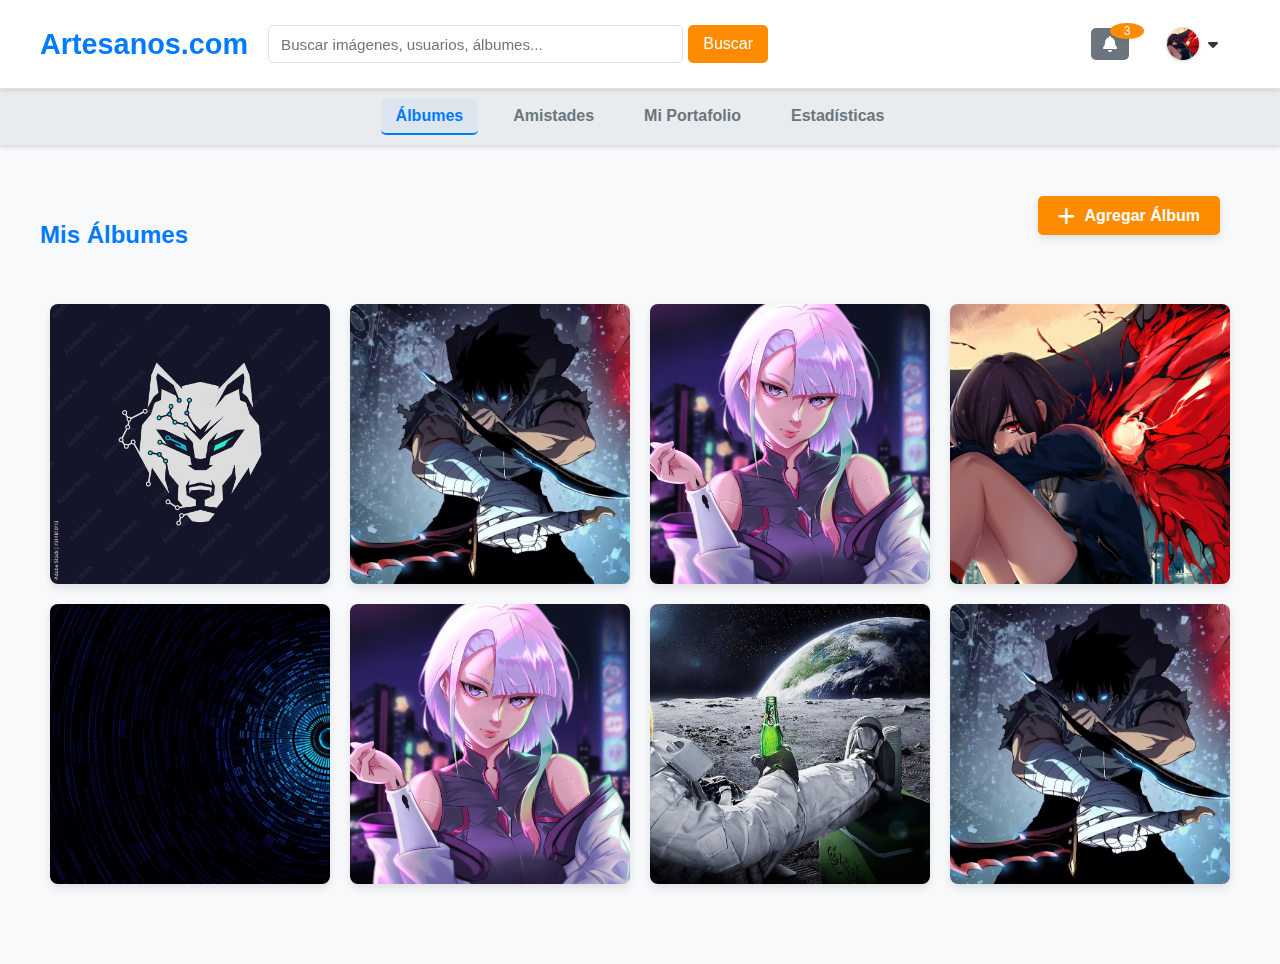
<file: index-prinsipal.html>
<!DOCTYPE html>
<html lang="es">

<head>
    <meta charset="UTF-8">
    <meta name="viewport" content="width=device-width, initial-scale=1.0">
    <title>Artesanos.com - Descubre obras de arte</title>

    <link rel="stylesheet" href="https://cdnjs.cloudflare.com/ajax/libs/font-awesome/6.0.0-beta3/css/all.min.css">
    <link rel="shortcut icon" href="img/icon/favicon.png" type="image/x-icon">
    <link rel="stylesheet" href="css/prueba.css">

</head>

<body>
    <header class="main-header">
        <div class="container header-content">
            <h1 class="logo"><a href="#">Artesanos.com</a></h1>
            <div class="search-bar">
                <input type="text" id="searchInput" placeholder="Buscar imágenes, usuarios, álbumes...">
                <button id="searchButton">Buscar</button>
            </div>
            <nav class="main-nav">
                <div class="notification-icon-container">
                    <button id="notificationButton" class="btn btn-secondary notification-button">
                        <i class="fas fa-bell"></i>
                        <span id="notificationCount" class="notification-count">0</span>
                    </button>
                    <div id="notificationDropdown" class="dropdown-menu notification-dropdown">
                        <div class="dropdown-header">Notificaciones</div>
                        <div class="notification-list" id="notificationList"></div>
                        <div class="dropdown-footer">
                            <a href="#" id="viewAllNotifications">Ver todas las notificaciones</a>
                        </div>
                    </div>
                </div>

                <!--     <div class="user-profile-dropdown-container">
                    <button id="userProfileButton" class="btn btn-secondary user-profile-button">
                        Perfil <i class="fas fa-caret-down"></i>
                    </button>
                    <div id="userProfileDropdown" class="dropdown-menu user-profile-dropdown">
                        <a href="#" class="dropdown-item" id="viewProfileLink">Editar Perfil</a>
                        <button class="dropdown-item" id="themeToggleDropdown">Modo Oscuro</button>
                        <button class="dropdown-item" id="logoutButton">Cerrar Sesión</button>
                    </div>
                </div> -->
                <div class="user-profile-dropdown-container">
                    <button id="userProfileButton" class="btn btn-secondary user-profile-button">
                        <img src="img/icon/perfil.jpg" alt="Foto de perfil" class="profile-avatar">
                        <i class="fas fa-caret-down"></i>
                    </button>
                    <div id="userProfileDropdown" class="dropdown-menu user-profile-dropdown">
                        <a href="#" class="dropdown-item" id="viewProfileLink">Editar Perfil</a>
                        <button class="dropdown-item" id="themeToggleDropdown">Modo Oscuro</button>
                        <button class="dropdown-item" id="logoutButton">Cerrar Sesión</button>
                    </div>
                </div>
            </nav>
        </div>
    </header>

    <nav class="sub-menu">
        <div class="container sub-menu-content">
            <button class="sub-menu-btn active" data-section="albums">Álbumes</button>
            <button class="sub-menu-btn" data-section="friends">Amistades</button>
            <button class="sub-menu-btn" data-section="portfolio">Mi Portafolio</button>
            <button class="sub-menu-btn" data-section="stats">Estadísticas</button>
        </div>
    </nav>

    <main class="container main-content">
        <section id="albumsSection" class="content-section active">
            <h2 class="section-title">Mis Álbumes</h2>
            <button id="addAlbumButton" class="add-album-button">
                <i class="fas fa-plus"></i> Agregar Álbum
            </button>
            <div class="albums-grid" id="albumsGrid">
            </div>
        </section>

        <section id="friendsSection" class="content-section">
            <h2>Mis Amistades</h2>
            <p>Aquí se mostrarán tus amigos.</p>

            <div class="contenedor-imagen">
                <div class="carpeta-imagen"></div>
            </div>
        </section>

        <section id="portfolioSection" class="content-section">
            <h2>Mi Portafolio</h2>
            <div class="portfolios-grid">
            </div>
        </section>

        <section id="statsSection" class="content-section">
            <h2>Estadísticas</h2>
            <p>Aquí se mostrarán tus estadísticas y logros.</p>
        </section>
    </main>



    <div id="ModalGaleria" class="modal">
        <div class="modal-content">
            <span class="close-button" id="closeModal">&times;</span>
            <h3 id="modalTitulo">Título del Portafolio</h3>
           

            <div class="carousel-container">
                <div id="modalGallery" class="modal-gallery carousel-track">
                </div>
                <button class="carousel-button prev" id="carouselPrevBtn">&#10094;</button>
                <button class="carousel-button next" id="carouselNextBtn">&#10095;</button>
            </div>

            <div class="carousel-dots-container" id="carouselDots">
            </div>
        </div>
    </div>

    <aside id="loginPanel" class="login-panel">
        <div class="login-panel-content">
        </div>
    </aside>

    <script type="module" src="js/main.js"></script>
</body>

</html>
</file>
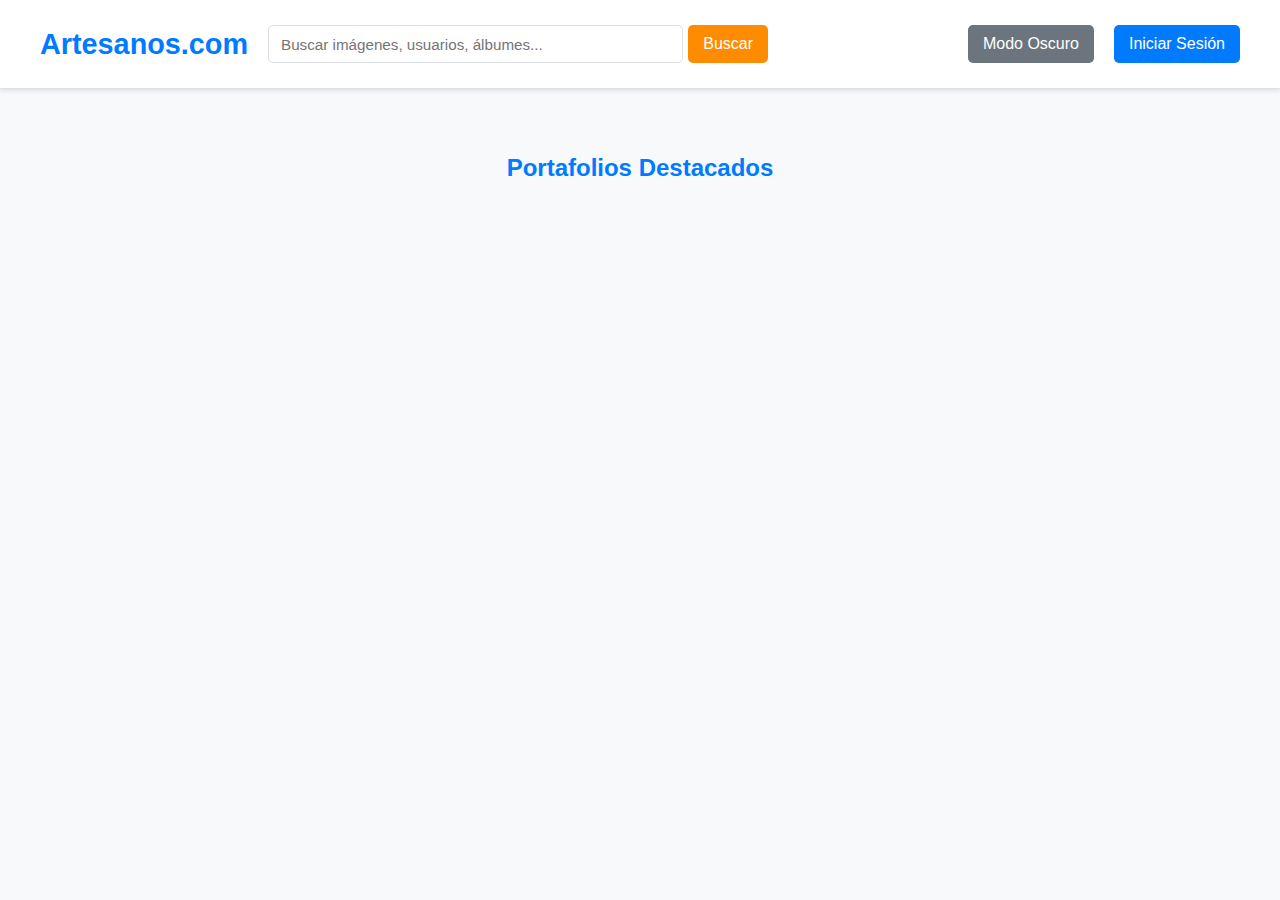
<file: index-publico.html>
<!DOCTYPE html>
<html lang="es">

<head>
    <meta charset="UTF-8">
    <meta name="viewport" content="width=device-width, initial-scale=1.0">
    <title>Artesanos.com - Descubre obras de arte</title>
    <link rel="stylesheet" href="css/style.css">

    <link rel="shortcut icon" href="img/icon/favicon.png" type="image/x-icon">
</head>

<body>
    <header class="main-header">
        <div class="container header-content">
            <h1 class="logo"><a href="#">Artesanos.com</a></h1>
            <div class="search-bar">
                <input type="text" id="searchInput" placeholder="Buscar imágenes, usuarios, álbumes...">
                <button id="searchButton">Buscar</button>
            </div>
            <nav class="main-nav">
                <button id="themeToggleButton" class="btn btn-secondary">


                    Modo Oscuro
                </button>
                <button class="btn btn-primary" id="loginButton">Iniciar Sesión</button>
                <div id="loggedInUserDisplay" class="logged-in-display" style="display: none;">
                    Bienvenido, <span id="usernameDisplay"></span>
                    <button class="btn btn-secondary" id="logoutButton">Cerrar Sesión</button>
                </div>
            </nav>
        </div>
    </header>

    <main class="container main-content">
        <h2>Portafolios Destacados</h2>
        <section id="portfolios-grid" class="portfolios-grid">
        </section>
    </main>

    <div id="portfolioModal" class="modal">
        <div class="modal-content">
            <span class="close-button" id="closePortfolioModalButton">&times;</span>
            <h3 id="modalPortfolioTitle">Título del Portafolio</h3>
            <p id="modalPortfolioArtist">De: Nombre del Artista</p>

            <div class="carousel-container">
                <div id="modalGallery" class="modal-gallery carousel-track">
                </div>
                <button class="carousel-button prev" id="carouselPrevBtn">&#10094;</button>
                <button class="carousel-button next" id="carouselNextBtn">&#10095;</button>
            </div>

            <div class="carousel-dots-container" id="carouselDots">
            </div>
        </div>
    </div>

    <aside id="loginPanel" class="login-panel">
        <div class="login-panel-content">
            <span class="close-button" id="closeLoginPanelButton">&times;</span>
            <div id="loginCarousel" class="login-image-container">
                <!-- <img src="img/login/1.jpg" alt="Obra de arte inspiradora" id="loginArtImage"> -->
            </div>
            <div class="login-form-container">
                <h2>Iniciar Sesión</h2>
                <form id="loginForm" class="login-form">
                    <div class="form-group">
                        <label for="username">Usuario:</label>
                        <input type="text" id="username" name="username" required>
                    </div>
                    <div class="form-group">
                        <label for="password">Contraseña:</label>
                        <input type="password" id="password" name="password" required>
                    </div>
                    <button type="submit" class="btn btn-primary">Entrar</button>
                    <p id="loginMessage" class="login-message"></p>
                </form>
                <p class="register-text">¿No tienes cuenta? <a href="#">Regístrate</a></p>
            </div>
        </div>
    </aside>


</body>
<script type="module" src="js/main.js"></script>

</html>
</file>
<file: css/prueba.css>
/* public/css/style.css */

        /* Paleta por defecto (Clara): Moderna y Contrastada (sin cambios) */
        :root {
            --primary-color: #007BFF;
            /* Azul Brillante - Títulos, botones principales */
            --secondary-color: #6C757D;
            /* Gris Medio - Texto secundario, bordes */
            --accent-color: #FF8C00;
            /* Naranja Oscuro (Dorado) - Botones de acción, highlights */
            --text-color: #343A40;
            /* Gris Oscuro Profundo - Texto principal */
            --bg-color-light: #F8F9FA;
            /* Blanco muy claro - Fondo principal */
            --bg-color-dark: #E9ECEF;
            /* Gris muy claro - Fondos de secciones, tarjetas */
            --border-color: #DEE2E6;
            /* Gris muy claro - Bordes sutiles */
            --white: #FFFFFF;
            /* Blanco puro */
            --shadow-color: rgba(0, 0, 0, 0.1);
            /* Sombra estándar */
            --trasparente: rgba(156, 156, 156, 0);
        }

        /* Modo Oscuro: Paleta de Alto Contraste (sin cambios) */
        body.dark-mode {
            --primary-color: #61DAFB;
            /* Azul Cian Claro - Títulos, botones principales */
            --secondary-color: #B0B0B0;
            /* Gris Claro - Texto secundario, bordes */
            --accent-color: #FFD700;
            /* Oro - Botones de acción, highlights */
            --text-color: #E0E0E0;
            /* Gris casi blanco - Texto principal */
            --bg-color-light: #1A1A1A;
            /* Negro muy oscuro - Fondo principal */
            --bg-color-dark: #2A2A2A;
            /* Gris oscuro - Fondos de secciones, tarjetas, modal */
            --border-color: #444444;
            /* Gris oscuro - Bordes */
            --white: #1A1A1A;
            --white2:#FFFFFF;
            /* Usamos el color de fondo para elementos que eran blancos */
            --shadow-color: rgba(0, 255, 255, 0.05);
            /* Sombra sutil y fría */
        }

        /* Ajustes de Hover para la Paleta Clara (sin cambios) */
        .btn-primary:hover,
        .portfolio-card .view-portfolio:hover {
            background-color: #0056b3;
            /* Un tono más oscuro del primary-color */
        }

        .search-bar button:hover {
            background-color: #CC7000;
            /* Un tono más oscuro del accent-color */
        }

        /* Ajustes de Hover para la Paleta Oscura (sin cambios) */
        body.dark-mode .btn-primary:hover,
        body.dark-mode .portfolio-card .view-portfolio:hover {
            background-color: #21A1F1;
            /* Un azul más vibrante para hover en oscuro */
        }

        body.dark-mode .search-bar button:hover {
            background-color: #CCA300;
            /* Un tono más oscuro del accent-color oscuro */
        }

        body.dark-mode .carousel-button:hover {
            background-color: rgba(255, 255, 255, 0.3);
            /* Botones de carrusel más claros en hover oscuro */
        }

        /* Base (sin cambios significativos, solo overflow-x: hidden si no estaba) */
        body {
            font-family: 'Arial', sans-serif;
            margin: 0;
            padding: 0;
            background-color: var(--bg-color-light);
            color: var(--text-color);
            line-height: 1.6;
            transition: background-color 0.3s ease, color 0.3s ease;
            overflow-x: hidden;
            /* Evita el scroll horizontal innecesario */
        }

        .container {
            max-width: 1200px;
            margin: 0 auto;
            padding: 0 20px;
        }

        a {
            color: var(--primary-color);
            text-decoration: none;
        }

        a:hover {
            text-decoration: underline;
        }

        button {
            cursor: pointer;
            border: none;
            padding: 10px 15px;
            border-radius: 5px;
            font-size: 1rem;
            transition: background-color 0.3s ease, color 0.3s ease;
        }

        .btn-primary {
            background-color: var(--primary-color);
            color: var(--white);
        }

        .btn-secondary {
            background-color: var(--secondary-color);
            color: var(--white);
            margin-right: 10px;
        }

        .btn-secondary:hover {
            background-color: #808080;
        }

        /* Header (sin cambios significativos) */
        .main-header {
            background-color: var(--white);
            border-bottom: 1px solid var(--border-color);
            padding: 15px 0;
            box-shadow: var(--shadow-color) 0px 2px 4px;
            position: sticky;
            top: 0;
            z-index: 1000;
            transition: background-color 0.3s ease, border-color 0.3s ease, box-shadow 0.3s ease;
        }

        .header-content {
            display: flex;
            justify-content: space-between;
            align-items: center;
            flex-wrap: wrap;
        }

        .logo {
            margin: 0;
            font-size: 1.8rem;
            font-weight: bold;
        }

        .logo a {
            color: var(--primary-color);
            text-decoration: none;
        }

        .search-bar {
            display: flex;
            gap: 5px;
            flex-grow: 1;
            margin: 10px 20px;
            max-width: 500px;
        }

        .search-bar input[type="text"] {
            flex-grow: 1;
            padding: 8px 12px;
            border: 1px solid var(--border-color);
            border-radius: 5px;
            font-size: 0.95rem;
            background-color: var(--white);
            color: var(--text-color);
            transition: background-color 0.3s ease, border-color 0.3s ease, color 0.3s ease;
        }

        .search-bar button {
            background-color: var(--accent-color);
            color: var(--white);
        }

        .main-nav {
            margin-left: auto;
            display: flex;
            align-items: center;
            gap: 10px;
        }

        /* Estilos para el display de usuario logeado (sin cambios) */
        .logged-in-display {
            display: flex;
            align-items: center;
            gap: 10px;
            color: var(--text-color);
            font-weight: bold;
        }

        /* Main Content (sin cambios) */
        .main-content {
            padding: 40px 20px;
        }

        .main-content h2 {
            text-align: center;
            margin-bottom: 30px;
            color: var(--primary-color);
        }

        .portfolios-grid {
            display: grid;
            grid-template-columns: repeat(auto-fill, minmax(280px, 1fr));
            gap: 30px;
            justify-content: center;
        }

        .portfolio-card {
            background-color: var(--white);
            border: 1px solid var(--border-color);
            border-radius: 8px;
            overflow: hidden;
            box-shadow: var(--shadow-color) 0px 3px 6px;
            transition: transform 0.2s ease, box-shadow 0.2s ease, background-color 0.3s ease, border-color 0.3s ease;
            display: flex;
            flex-direction: column;
            align-items: center;
            text-align: center;
            padding-bottom: 15px;
        }

        .portfolio-card:hover {
            transform: translateY(-5px);
            box-shadow: var(--shadow-color) 0px 5px 10px;
        }

        .portfolio-card img.portfolio-thumbnail {
            width: 100%;
            height: 200px;
            object-fit: cover;
            display: block;
            margin-bottom: 15px;
        }

        .portfolio-card h3 {
            font-size: 1.3rem;
            color: var(--text-color);
            margin: 0 0 5px 0;
            padding: 0 15px;
        }

        .portfolio-card p {
            font-size: 0.95rem;
            color: var(--secondary-color);
            margin: 0 0 15px 0;
            padding: 0 15px;
        }

        .portfolio-card .view-portfolio {
            background-color: var(--primary-color);
            color: var(--white);
            padding: 8px 15px;
            border-radius: 5px;
            text-decoration: none;
            font-size: 0.9rem;
            cursor: pointer;
            transition: background-color 0.3s ease;
        }

        /* Modal Styling (Galería, sin cambios significativos) */
        .modal {
            display: none;
            position: fixed;
            z-index: 1001;
            left: 0;
            top: 0;
            width: 100%;
            height: 100%;
            background-color: #252728e8;
            justify-content: center;
            align-items: center;
            overflow: hidden;
        }

        .modal-content {
            background-color: var(--white);
            margin: 15% auto;
            padding: 25px;
            border-radius: 10px;
            width: 90%;
            max-width: 900px;
            box-shadow: rgba(0, 0, 0, 0.4) 0px 12px 28px 0px, rgba(0, 0, 0, 0.2) 0px 2px 4px 0px, rgba(255, 255, 255, 0.05) 0px 0px 0px 1px inset;
            position: relative;
            transition: background-color 0.3s ease, box-shadow 0.3s ease;
        }

        .close-button {
            color: var(--secondary-color);
            float: right;
            font-size: 35px;
            font-weight: bold;
            position: absolute;
            top: 10px;
            right: 20px;
            cursor: pointer;
            transition: color 0.3s ease;
        }

        .close-button:hover,
        .close-button:focus {
            color: var(--primary-color);
            text-decoration: none;
            cursor: pointer;
        }

        #modalPortfolioTitle {
            font-size: 2rem;
            color: var(--primary-color);
            margin-bottom: 5px;
            text-align: center;
        }

        #modalPortfolioArtist {
            font-size: 1.1rem;
            color: var(--secondary-color);
            margin-bottom: 20px;
            text-align: center;
        }

        .carousel-container {
            position: relative;
            max-width: 100%;
            margin: 0 auto;
            overflow: hidden;
            border-radius: 8px;
            /* box-shadow: var(--shadow-color) 0px 4px 8px; */
        }

        .carousel-track {
            display: flex;
            transition: transform 0.5s ease-in-out;
            width: 100%;
            height: 400px;

        }

        .carousel-track img {
            min-width: 100%;
            height: 100%;
            object-fit: contain;
            display: block;
        }

        .carousel-button {
            position: absolute;
            top: 50%;
            transform: translateY(-50%);
            background-color: rgba(0, 0, 0, 0.5);
            color: var(--text-color);
            border: none;
            padding: 10px 15px;
            font-size: 1.5rem;
            cursor: pointer;
            border-radius: 50%;
            z-index: 10;
            transition: background-color 0.3s ease, color 0.3s ease;
        }

        .carousel-button.prev {
            left: 10px;
        }

        .carousel-button.next {
            right: 10px;
        }

        .carousel-dots-container {
            text-align: center;
            padding: 15px 0 0;
        }

        .dot {
            height: 10px;
            width: 10px;
            margin: 0 5px;
            background-color: var(--secondary-color);
            border-radius: 50%;
            display: inline-block;
            transition: background-color 0.3s ease;
            cursor: pointer;
        }

        .dot.active {
            background-color: var(--primary-color);
        }

        /* --- Nuevo estilo para el panel lateral de Login --- */
        /* public/css/style.css */

        /* ... (mantener tus estilos existentes) ... */

        /* MODIFICACIÓN: Estilo para el panel de Login como un Modal (asegúrate de que esté así) */
        .login-panel {
            position: fixed;
            z-index: 1002;
            left: 0;
            top: 0;
            width: 100%;
            height: 100%;
            background-color: #252728e8;
            justify-content: center;
            align-items: center;
            overflow: hidden;

            opacity: 0;
            visibility: hidden;
            transition: opacity 0.3s ease, visibility 0.3s ease;
            display: flex;
        }

        .login-panel.active {
            opacity: 1;
            visibility: visible;
        }

        .login-panel-content {
            background-color: var(--white);
            margin: auto;
            padding: 0;
            border-radius: 10px;
            width: 90%;
            max-width: 995px;
            max-height: 90vh;
            box-shadow: rgba(0, 0, 0, 0.4) 0px 12px 28px 0px, rgba(0, 0, 0, 0.2) 0px 2px 4px 0px, rgba(255, 255, 255, 0.05) 0px 0px 0px 1px inset;
            position: relative;
            display: flex;
            flex-direction: row;
            /* Importante para las dos columnas */
            overflow: hidden;
        }

        /* El close-button ya está bien posicionado */
        .login-panel .close-button {
            /* ... tus estilos para el botón de cerrar ... */
        }

        .login-image-container {
            flex: 1;
            display: flex;
            /* Ahora un flex container para las imágenes */
            justify-content: center;
            /* Centrar horizontalmente */
            align-items: center;
            /* Centrar verticalmente */
            background-color: var(--bg-color-dark);
            padding: 20px;
            position: relative;
            /* Necesario para posicionar las imágenes absolutamente */
            overflow: hidden;
        }



        .login-image-container img.active-slide {
            opacity: 1;
            /* Mostrar la imagen activa */
        }

        .login-form-container {
            flex: 1.2;
            padding: 30px;
            display: flex;
            flex-direction: column;
            justify-content: center;
            background-color: var(--white);
        }

        /* ... (Responsividad para el panel de login en @media (max-width: 768px)) ... */
        @media (max-width: 768px) {
            .login-panel-content {
                flex-direction: column;
                /* Apila imagen y formulario en móviles */
                width: 95%;
                max-height: 95vh;
                overflow-y: auto;
            }

            .login-image-container {
                height: 180px;
                /* Altura fija para la imagen en móviles */
                padding: 10px;
            }

            .login-form-container {
                padding: 20px;
            }
        }



        .login-image-container {
            flex: 1;
            display: flex;
            /* Ahora un flex container para las imágenes */
            justify-content: center;
            /* Centrar horizontalmente */
            align-items: center;
            /* Centrar verticalmente */
            background-color: var(--bg-color-dark);
            padding: 20px;
            position: relative;
            /* Necesario para posicionar las imágenes absolutamente */
            overflow: hidden;
            /* Asegura que las imágenes no se salgan del contenedor */
        }

        .login-image-container img {
            position: absolute;
            /* Para que las imágenes se superpongan */
            top: 50%;
            /* Centrado vertical */
            left: 50%;
            /* Centrado horizontal */
            transform: translate(-50%, -50%);
            /* Ajuste fino para centrado perfecto */
            max-width: 100%;
            max-height: 100%;
            object-fit: contain;
            /* Ajusta la imagen dentro del contenedor sin recortar */
            border-top-left-radius: 10px;
            border-bottom-left-radius: 10px;
            /* box-shadow: var(--shadow-color) 0px 4px 10px; */
            opacity: 0;
            /* Oculto por defecto */
            transition: opacity 1s ease-in-out;
            /* Transición para el fade */
        }

        .login-image-container img.active-slide {
            opacity: 1;
            /* Mostrar la imagen activa */
        }

        /* Responsividad para el panel de login */
        @media (max-width: 768px) {
            /* ... (mantener tu media query existente) ... */

            .login-image-container {
                height: 180px;
                /* Un poco más de altura en móviles si las imágenes son verticales */
                padding: 10px;
            }
        }




        /* #################### */

        .login-form-container {
            flex: 0.2;
            /* Ocupa un poco más de espacio que la imagen */
            padding: 25px;
            display: flex;
            flex-direction: column;
            justify-content: center;
            /* Centra verticalmente el contenido */
        }

        .login-form-container h2 {
            text-align: center;
            color: var(--primary-color);
            margin-bottom: 25px;
        }

        .login-form {
            display: flex;
            flex-direction: column;
            gap: 15px;
            /* max-width: 300px; ya controlado por flex-basis */
            margin: 0 auto;
            /* Centra el formulario dentro de su contenedor */
            text-align: left;
            width: 100%;
            /* Asegura que el formulario ocupe el 100% de su contenedor padre */
        }

        .login-form .form-group {
            display: flex;
            flex-direction: column;
        }

        .login-form label {
            margin-bottom: 5px;
            font-weight: bold;
            color: var(--text-color);
        }

        .login-form input[type="text"],
        .login-form input[type="password"] {
            padding: 10px;
            border: 1px solid var(--border-color);
            border-radius: 5px;
            font-size: 1rem;
            background-color: var(--bg-color-light);
            color: var(--text-color);
            transition: background-color 0.3s ease, border-color 0.3s ease, color 0.3s ease;
        }

        .login-form input[type="text"]:focus,
        .login-form input[type="password"]:focus {
            outline: none;
            border-color: var(--primary-color);
            box-shadow: 0 0 0 2px rgba(0, 123, 255, 0.25);
        }

        .login-form button[type="submit"] {
            align-self: flex-end;
            margin-top: 10px;
            width: auto;
            min-width: 120px;
            /* Ancho mínimo para el botón */
        }

        .login-message {
            text-align: center;
            margin-top: 15px;
            font-weight: bold;
            color: red;

            /* Error */
            /* Colores para el mensaje de éxito */
            &.success {
                color: green;
            }
        }

        .register-text {
            text-align: center;
            margin-top: 20px;
            color: var(--text-color);
            font-size: 0.95rem;
        }

        .register-text a {
            font-weight: bold;
        }


        /* --- Responsividad para el panel de login --- */
        @media (max-width: 768px) {
            .header-content {
                flex-direction: column;
                align-items: flex-start;
            }

            .logo {
                margin-bottom: 10px;
            }

            .search-bar {
                width: 100%;
                margin: 10px 0;
            }

            .main-nav {
                width: 100%;
                text-align: center;
                margin-top: 10px;
                flex-direction: column;
            }

            .main-nav button,
            .main-nav .logged-in-display {
                width: 100%;
                margin-bottom: 10px;
            }

            .main-nav .logged-in-display button {
                width: auto;
            }

            .portfolios-grid {
                grid-template-columns: 1fr;
            }

            .carousel-track {
                height: 250px;
            }

            /* Para el panel de login en móviles */
            .login-panel {
                max-width: 100%;
                /* Ocupa todo el ancho en móviles */
            }

            .login-panel-content {
                flex-direction: column;
                /* Apila imagen y formulario */
                max-width: 100%;
                /* Asegura que el contenido ocupe el ancho del panel */
            }

            .login-image-container {
                height: 150px;
                /* Altura fija para la imagen en móviles */
                padding: 10px;
            }

            .login-form-container {
                padding: 20px;
            }
        }



        .main-nav {
            display: flex;
            align-items: center;
            gap: 15px;

        }


        /* ################### */
        .user-profile-button {

            display: flex;
            align-items: center;
            gap: 8px;
            background-color: var(--trasparente);
            padding: 6px 12px;

        }

        .profile-avatar {
            width: 32px;

            height: 32px;
            border-radius: 50%;

            object-fit: cover;

            border: 1px solid var(--border-color);

            box-shadow: 0 1px 3px rgba(0, 0, 0, 0.1);
            transition: border-color 0.3s ease;
        }

        .user-profile-button:hover .profile-avatar {
            border-color: var(--primary-color);

        }


        .user-profile-button .fa-caret-down {
            margin-left: 0;

            color: var(--text-color);

        }

        /* Adaptación para Modo Oscuro */
        body.dark-mode .profile-avatar {
            border-color: var(--secondary-color);
            /* Borde claro en modo oscuro */
        }

        body.dark-mode .user-profile-button:hover .profile-avatar {
            border-color: var(--primary-color);
            /* Color primario de dark mode para el borde al pasar el mouse */
        }

        body.dark-mode .user-profile-button .fa-caret-down {
            color: var(--secondary-color);
            /* Color de la flecha en modo oscuro */
        }

        /* ############# */


        .notification-icon-container,
        .user-profile-dropdown-container {
            position: relative;
            display: inline-block;

        }


        .notification-button {
            display: flex;
            align-items: center;
            gap: 5px;
            padding: 8px 12px;

        }

        .notification-count {
            background-color: var(--accent-color);
            /* Naranja/Dorado de tu paleta */
            color: var(--white);
            /* Blanco puro */
            border-radius: 50%;
            padding: 2px 7px;
            font-size: 0.75rem;
            position: absolute;
            top: -5px;
            right: -5px;
            min-width: 20px;
            text-align: center;
            line-height: 1;
            box-shadow: var(--shadow-color) 0px 1px 3px;
            display: none;
            /* Oculto por defecto, se muestra con JS si hay notificaciones */
        }

        /* Estilos de los menús desplegables (comunes para notificaciones y perfil) */
        .dropdown-menu {
            display: none;
            /* Oculto por defecto */
            position: absolute;
            background-color: var(--bg-color-light);
            /* Fondo claro de tu paleta */
            min-width: 280px;
            /* Ancho suficiente para contenido */
            max-width: 350px;
            /* Límite para que no sea muy ancho */
            box-shadow: var(--shadow-color) 0px 8px 16px;
            z-index: 1000;
            border-radius: 8px;
            overflow: hidden;
            border: 1px solid var(--border-color);
            /* Borde sutil de tu paleta */
            top: calc(100% + 10px);
            /* Posición debajo del botón, con un poco de espacio */
            right: 0;
            /* Alineado a la derecha del botón contenedor */
            opacity: 0;
            visibility: hidden;
            transform: translateY(-10px);
            transition: opacity 0.3s ease, visibility 0.3s ease, transform 0.3s ease;
        }

        .dropdown-menu.active {
            display: block;
            opacity: 1;
            visibility: visible;
            transform: translateY(0);
        }

        /* Header del dropdown (ej. "Notificaciones") */
        .dropdown-header {
            padding: 10px 15px;
            font-weight: bold;
            border-bottom: 1px solid var(--border-color);
            color: var(--primary-color);
            /* Azul Brillante de tu paleta */
            background-color: var(--bg-color-dark);
            /* Gris muy claro de tu paleta */
        }

        .notification-list {
            max-height: 300px;
            /* Altura máxima para scroll */
            overflow-y: auto;
            /* Estilo para la barra de scroll si es necesario */
            scrollbar-width: thin;
            /* Firefox */
            scrollbar-color: var(--secondary-color) var(--bg-color-dark);
            /* Firefox */
        }

        .notification-list::-webkit-scrollbar {
            width: 8px;
        }

        .notification-list::-webkit-scrollbar-track {
            background: var(--bg-color-dark);
        }

        .notification-list::-webkit-scrollbar-thumb {
            background-color: var(--secondary-color);
            border-radius: 4px;
            border: 2px solid var(--bg-color-dark);
        }


        /* Estilo base para cada ítem de notificación */
        .notification-item {
            display: flex;
            flex-direction: column;
            padding: 10px 15px;
            border-bottom: 1px solid var(--border-color);
            color: var(--text-color);
            /* Gris Oscuro Profundo de tu paleta */
            transition: background-color 0.2s ease;
            text-decoration: none;
            /* Quitar subrayado por defecto */
        }

        .notification-item:last-child {
            border-bottom: none;
        }

        .notification-item:hover {
            background-color: var(--bg-color-dark);
            /* Gris muy claro para hover en modo claro */
        }

        .notification-item .notification-detail {
            font-size: 0.9rem;
            color: var(--text-color);
            /* Asegura que el texto principal sea visible */
            margin-bottom: 5px;
            display: flex;
            align-items: flex-start;
            /* Alinea ícono y texto al inicio */
            gap: 8px;
            /* Espacio entre el icono y el texto del detalle */
        }

        .notification-item .notification-detail i {
            font-size: 1.1em;
            color: var(--primary-color);
            /* Color primario de tu paleta para los íconos */
            flex-shrink: 0;
            /* Evita que el ícono se encoja */
        }

        .notification-item .notification-time {
            font-size: 0.8rem;
            color: var(--secondary-color);
            /* Gris Medio de tu paleta */
            text-align: right;
            width: 100%;
        }

        .notification-item.no-notifications {
            text-align: center;
            padding: 20px 15px;
            color: var(--secondary-color);
        }

        /* Estilos específicos para los 3 tipos de notificación */
        /* Asegúrate de que estos colores contrasten bien en modo claro */
        .notification-item.notification-type-friend-request .notification-detail i {
            color: #28A745;
            /* Verde para solicitudes de amistad (buen contraste) */
        }

        .notification-item.notification-type-comment .notification-detail i {
            color: #17A2B8;
            /* Azul cian para comentarios (buen contraste) */
        }

        .notification-item.notification-type-achievement .notification-detail i {
            color: #FFC107;
            /* Amarillo/Naranja para logros (buen contraste) */
        }


        /* Footer del dropdown (ej. "Ver todas las notificaciones") */
        .dropdown-footer {
            padding: 10px 15px;
            border-top: 1px solid var(--border-color);
            text-align: center;
        }

        .dropdown-footer a {
            color: var(--primary-color);
            text-decoration: none;
            font-weight: bold;
        }

        .dropdown-footer a:hover {
            text-decoration: underline;
        }

        /* Ítems del menú desplegable de perfil */
        .dropdown-item {
            display: block;
            padding: 10px 15px;
            color: var(--text-color);
            /* Gris Oscuro Profundo de tu paleta */
            background: none;
            width: 100%;
            text-align: left;
            border: none;
            border-bottom: 1px solid var(--border-color);
            cursor: pointer;
            transition: background-color 0.2s ease;
        }

        .dropdown-item:last-child {
            border-bottom: none;
        }

        .dropdown-item:hover {
            background-color: var(--bg-color-dark);
            /* Gris muy claro para hover en modo claro */
        }


        /* --- Adaptación para Modo Oscuro (solo para los nuevos elementos) --- */
        body.dark-mode .dropdown-menu {
            background-color: var(--bg-color-dark);
            /* Fondo oscuro de tu paleta */
            border-color: var(--border-color);
            /* Mantener borde o ajustar si es necesario */
            box-shadow: var(--shadow-color) 0px 8px 16px;
        }

        body.dark-mode .dropdown-header {
            background-color: var(--bg-color-light);
            /* Un tono más claro del oscuro para el encabezado */
            color: var(--primary-color);
            /* Azul de tu paleta (el que usas para dark mode) */
            border-color: var(--border-color);
        }

        body.dark-mode .notification-list::-webkit-scrollbar-track {
            background: var(--bg-color-light);
        }

        body.dark-mode .notification-list::-webkit-scrollbar-thumb {
            background-color: var(--secondary-color);
            border: 2px solid var(--bg-color-light);
        }

        body.dark-mode .notification-item,
        body.dark-mode .dropdown-item {
            color: var(--text-color);
            /* El color de texto de dark-mode de tu paleta */
        }

        body.dark-mode .notification-item:hover,
        body.dark-mode .dropdown-item:hover {
            background-color: var(--bg-color-light);
            /* Un tono más claro del oscuro para hover */
        }

        body.dark-mode .notification-count {
            background-color: var(--accent-color);
            /* El naranja/dorado de dark-mode de tu paleta */
            color: var(--bg-color-dark);
            /* O un color que contraste bien, ej: blanco */
        }

        /* Colores específicos para tipos de notificación en modo oscuro */
        body.dark-mode .notification-item.notification-type-friend-request .notification-detail i {
            color: #4CAF50;
            /* Verde más brillante en dark mode */
        }

        body.dark-mode .notification-item.notification-type-comment .notification-detail i {
            color: #64B5F6;
            /* Azul más brillante en dark mode */
        }

        body.dark-mode .notification-item.notification-type-achievement .notification-detail i {
            color: #FFD54F;
            /* Amarillo más brillante en dark mode */
        }

        /* --- FIN DE ESTILOS NUEVOS PARA HEADER --- */

        /* ... (TUS MEDIA QUERIES ORIGINALES VAN AQUÍ. ES POSIBLE QUE NECESITES AJUSTARLAS
       PARA LOS NUEVOS ELEMENTOS DEL HEADER EN PANTALLAS PEQUEÑAS,
       PERO MANTENDRÉ ESTE ARCHIVO LO MÁS LIGERO POSIBLE) ... */
        /* menus secundarios */
        /* public/css/style.css */

        /* ... (TODO TU CSS ORIGINAL Y EL CSS ANTERIOR PARA EL HEADER SE MANTIENEN AQUÍ, SIN CAMBIOS) ... */

        /* --- INICIO DE ESTILOS NUEVOS PARA SUB-MENÚ Y SECCIÓN DE ÁLBUMES --- */

        /* Estilos del Sub-menú */
        .sub-menu {
            background-color: var(--bg-color-dark);
            /* Gris muy claro de tu paleta */
            padding: 10px 0;
            border-bottom: 1px solid var(--border-color);
            /* Borde sutil */
            box-shadow: var(--shadow-color) 0px 2px 4px;
            /* Sombra sutil */
        }

        .sub-menu-content {
            display: flex;
            justify-content: center;
            /* Centrar los botones */
            gap: 20px;
            /* Espacio entre botones */
        }

        .sub-menu-btn {
            background: none;
            border: none;
            padding: 8px 15px;
            font-size: 1rem;
            font-weight: bold;
            color: var(--secondary-color);
            /* Gris Medio para texto inactivo */
            cursor: pointer;
            transition: color 0.3s ease, background-color 0.3s ease, border-radius 0.3s ease;
            border-bottom: 2px solid transparent;
            /* Borde inferior para el indicador activo */
        }

        .sub-menu-btn:hover {
            color: var(--primary-color);
            /* Azul Brillante al pasar el mouse */
            background-color: rgba(var(--primary-color-rgb, 0, 123, 255), 0.1);
            /* Ligero fondo transparente con tu primary color */
            border-radius: 5px;
        }

        .sub-menu-btn.active {
            color: var(--primary-color);
            /* Azul Brillante para el activo */
            border-bottom: 2px solid var(--primary-color);
            /* Línea debajo del activo */
            background-color: rgba(var(--primary-color-rgb, 0, 123, 255), 0.05);
            /* Muy ligero fondo para el activo */
        }

        /* Contenido Principal - Alternancia de secciones */
        .main-content {
            padding-top: 30px;
            /* Espacio entre el sub-menú y el contenido */
        }

        /*    .content-section {
            display: none;
           
            padding: 20px 0;
        }

        .content-section.active {
            display: block;
          
        }
 */
        .content-section {
            position: relative;
            /* Muy importante para posicionar el botón flotante */
            display: none;
            padding: 20px 0;
        }

        .content-section.active {
            display: block;
        }

        .section-title {
            margin-bottom: 20px;
            color: var(--primary-color);
            /* Color de título de tu paleta */
        }

        /* Estilo del botón flotante "Agregar Álbum" */
        .add-album-button {
            position: absolute;
            /* Posicionamiento absoluto dentro de .content-section */
            top: 20px;
            /* Distancia desde la parte superior de .content-section */
            right: 20px;
            /* Distancia desde la derecha de .content-section */
            background-color: var(--accent-color);
            /* Naranja/Dorado de tu paleta */
            color: var(--white);
            border: none;
            border-radius: 5px;
            padding: 10px 20px;
            font-size: 1rem;
            font-weight: bold;
            cursor: pointer;
            display: flex;
            align-items: center;
            gap: 8px;
            /* Espacio entre el icono y el texto */
            box-shadow: var(--shadow-color) 0px 4px 8px;
            transition: background-color 0.3s ease, transform 0.2s ease, box-shadow 0.2s ease;
            z-index: 10;
            /* Asegura que esté por encima de los álbumes */
        }

        .add-album-button:hover {
            background-color: #FF7F00;
            /* Un tono un poco más oscuro de naranja al pasar el mouse */
            transform: translateY(-2px);
            box-shadow: var(--shadow-color) 0px 6px 12px;
        }

        .add-album-button i {
            font-size: 1.2rem;
        }

        /* Adaptación para Modo Oscuro */
        body.dark-mode .add-album-button {
            background-color: var(--accent-color);
            /* Oro de tu paleta oscura */
            color: var(--bg-color-dark);
            /* Color de texto que contraste bien, ej: el fondo oscuro */
            box-shadow: var(--shadow-color) 0px 4px 8px;
        }

        body.dark-mode .add-album-button:hover {
            background-color: #FFC107;
            /* Un tono un poco más claro de oro al pasar el mouse */
            transform: translateY(-2px);
            box-shadow: var(--shadow-color) 0px 6px 12px;
        }


        /* Pequeño ajuste para el h2 Mis Álbumes, para que no colisione con el botón */
        #albumsSection h2.section-title {
            margin-right: 180px;
            /* Deja espacio a la derecha para el botón */
            display: inline-block;
            /* Para que el margin-right funcione con el botón absoluto */
        }

        /* Estilos para la cuadrícula de Álbumes */
        .albums-grid {
            display: flex;
            flex-wrap: wrap;
            /* Permitir que los ítems salten de línea */
            gap: 20px;
            /* Espacio entre las tarjetas de álbum */
            justify-content: center;
            /* Centrar álbumes si no llenan la fila */
            padding: 20px 0;
        }

        .album-card {
            position: relative;
            width: 280px;
            /* Ancho fijo para cada tarjeta de álbum */
            height: 280px;
            /* Altura fija para que sean cuadrados */
            overflow: hidden;
            border-radius: 8px;
            box-shadow: var(--shadow-color) 0px 4px 8px;
            transition: transform 0.2s ease, box-shadow 0.2s ease;
            cursor: pointer;
            background-color: var(--bg-color-dark);
            /* Fondo para cuando la imagen no carga */
        }

        .album-card:hover {
            transform: translateY(-5px);
            box-shadow: var(--shadow-color) 0px 8px 16px;
        }

        .album-card img {
            width: 100%;
            height: 100%;
            object-fit: cover;
            /* Asegura que la imagen cubra el espacio sin distorsionarse */
            display: block;
            transition: transform 0.3s ease;
        }

        .album-card:hover img {
            transform: scale(1.05);
            /* Pequeño zoom al pasar el mouse */
        }

        .album-overlay {
            position: absolute;
            bottom: 0;
            left: 0;
            width: 100%;
            background: linear-gradient(to top, rgba(0, 0, 0, 0.7) 0%, rgba(0, 0, 0, 0) 100%);
            /* Gradiente oscuro inferior */
            color: var(--white);
            padding: 15px;
            box-sizing: border-box;
            opacity: 0;
            /* Oculto por defecto */
            transform: translateY(100%);
            /* Empieza fuera de vista */
            transition: opacity 0.3s ease, transform 0.3s ease;
            display: flex;
            flex-direction: column;
            justify-content: flex-end;
            align-items: flex-start;
            height: 100%;
            /* Ocupa todo el alto para el gradiente */
        }

        .album-card:hover .album-overlay {
            opacity: 1;
            transform: translateY(0);
        }

        .album-title {
            font-size: 1.2rem;
            margin-top: auto;
            /* Empuja el título al final del overlay */
            margin-bottom: 10px;
            /* Espacio entre título y acciones */
            color: var(--white);
            /* Asegurar color blanco */
            text-shadow: 1px 1px 3px rgba(0, 0, 0, 0.5);
            /* Sombra para mejor legibilidad */
        }

        .album-actions {
            display: flex;
            gap: 10px;
            width: 100%;
            justify-content: flex-start;
            /* Alinea los botones de acción a la izquierda */
        }

        .action-btn {
            background-color: rgba(255, 255, 255, 0.2);
            /* Fondo semitransparente */
            color: var(--white);
            border: 1px solid rgba(255, 255, 255, 0.4);
            border-radius: 50%;
            /* Botones redondos */
            width: 38px;
            height: 38px;
            display: flex;
            justify-content: center;
            align-items: center;
            font-size: 1.1rem;
            cursor: pointer;
            transition: background-color 0.2s ease, transform 0.2s ease, border-color 0.2s ease;
        }

        .action-btn:hover {
            background-color: var(--primary-color);
            /* Color primario al pasar el mouse */
            border-color: var(--primary-color);
            transform: translateY(-2px);
        }

        .action-btn.delete-btn:hover {
            background-color: #dc3545;
            /* Rojo para el botón de eliminar */
            border-color: #dc3545;
        }



        /* --- Adaptación para Modo Oscuro (solo para los nuevos elementos) --- */
        body.dark-mode .sub-menu {
            background-color: var(--bg-color-light);
            /* Un gris más oscuro para dark mode */
            border-color: var(--border-color);
        }

        body.dark-mode .sub-menu-btn {
            color: var(--secondary-color);
        }

        body.dark-mode .sub-menu-btn:hover {
            color: var(--primary-color);
            background-color: rgba(var(--primary-color-rgb, 97, 218, 251), 0.1);
            /* Usar RGB de primary-color de dark-mode */
        }

        body.dark-mode .sub-menu-btn.active {
            color: var(--primary-color);
            border-bottom: 2px solid var(--primary-color);
            background-color: rgba(var(--primary-color-rgb, 97, 218, 251), 0.05);
        }

        body.dark-mode .album-card {
            background-color: var(--bg-color-light);
            box-shadow: var(--shadow-color) 0px 4px 8px;
        }

        body.dark-mode .album-overlay {
            background: linear-gradient(to top, rgba(0, 0, 0, 0.8) 0%, rgba(0, 0, 0, 0) 100%);
        }

        body.dark-mode .album-title {
            color: var(--white2);
        }

        body.dark-mode .action-btn {
            background-color: rgba(255, 255, 255, 0.15);
            border-color: rgba(255, 255, 255, 0.3);
        }

        body.dark-mode .action-btn:hover {
            background-color: var(--primary-color);
            border-color: var(--primary-color);
        }

        body.dark-mode .action-btn.delete-btn:hover {
            background-color: #EF5350;
            /* Rojo más suave para dark mode */
        }

        /* --- FIN DE ESTILOS NUEVOS PARA SUB-MENÚ Y SECCIÓN DE ÁLBUMES --- */

        /* ... (TUS MEDIA QUERIES ORIGINALES Y CUALQUIER OTRO CSS QUE YA TENÍAS) ... */
</file>
<file: css/style.css>
/* public/css/style.css */

/* Paleta por defecto (Clara): Moderna y Contrastada (sin cambios) */
:root {
    --primary-color: #007BFF; /* Azul Brillante - Títulos, botones principales */
    --secondary-color: #6C757D; /* Gris Medio - Texto secundario, bordes */
    --accent-color: #FF8C00; /* Naranja Oscuro (Dorado) - Botones de acción, highlights */
    --text-color: #343A40; /* Gris Oscuro Profundo - Texto principal */
    --bg-color-light: #F8F9FA; /* Blanco muy claro - Fondo principal */
    --bg-color-dark: #E9ECEF; /* Gris muy claro - Fondos de secciones, tarjetas */
    --border-color: #DEE2E6; /* Gris muy claro - Bordes sutiles */
    --white: #FFFFFF; /* Blanco puro */
    --shadow-color: rgba(0,0,0,0.1); /* Sombra estándar */
}

/* Modo Oscuro: Paleta de Alto Contraste (sin cambios) */
body.dark-mode {
    --primary-color: #61DAFB; /* Azul Cian Claro - Títulos, botones principales */
    --secondary-color: #B0B0B0; /* Gris Claro - Texto secundario, bordes */
    --accent-color: #FFD700; /* Oro - Botones de acción, highlights */
    --text-color: #E0E0E0; /* Gris casi blanco - Texto principal */
    --bg-color-light: #1A1A1A; /* Negro muy oscuro - Fondo principal */
    --bg-color-dark: #2A2A2A; /* Gris oscuro - Fondos de secciones, tarjetas, modal */
    --border-color: #444444; /* Gris oscuro - Bordes */
    --white: #1A1A1A; /* Usamos el color de fondo para elementos que eran blancos */
    --shadow-color: rgba(0,255,255,0.05); /* Sombra sutil y fría */
}

/* Ajustes de Hover para la Paleta Clara (sin cambios) */
.btn-primary:hover,
.portfolio-card .view-portfolio:hover {
    background-color: #0056b3; /* Un tono más oscuro del primary-color */
}

.search-bar button:hover {
    background-color: #CC7000; /* Un tono más oscuro del accent-color */
}

/* Ajustes de Hover para la Paleta Oscura (sin cambios) */
body.dark-mode .btn-primary:hover,
body.dark-mode .portfolio-card .view-portfolio:hover {
    background-color: #21A1F1; /* Un azul más vibrante para hover en oscuro */
}

body.dark-mode .search-bar button:hover {
    background-color: #CCA300; /* Un tono más oscuro del accent-color oscuro */
}

body.dark-mode .carousel-button:hover {
    background-color: rgba(255,255,255,0.3); /* Botones de carrusel más claros en hover oscuro */
}

/* Base (sin cambios significativos, solo overflow-x: hidden si no estaba) */
body {
    font-family: 'Arial', sans-serif;
    margin: 0;
    padding: 0;
    background-color: var(--bg-color-light);
    color: var(--text-color);
    line-height: 1.6;
    transition: background-color 0.3s ease, color 0.3s ease;
    overflow-x: hidden; /* Evita el scroll horizontal innecesario */
}

.container {
    max-width: 1200px;
    margin: 0 auto;
    padding: 0 20px;
}

a {
    color: var(--primary-color);
    text-decoration: none;
}

a:hover {
    text-decoration: underline;
}

button {
    cursor: pointer;
    border: none;
    padding: 10px 15px;
    border-radius: 5px;
    font-size: 1rem;
    transition: background-color 0.3s ease, color 0.3s ease;
}

.btn-primary {
    background-color: var(--primary-color);
    color: var(--white);
}

.btn-secondary {
    background-color: var(--secondary-color);
    color: var(--white);
    margin-right: 10px;
}

.btn-secondary:hover {
    background-color: #808080;
}

/* Header (sin cambios significativos) */
.main-header {
    background-color: var(--white);
    border-bottom: 1px solid var(--border-color);
    padding: 15px 0;
    box-shadow: var(--shadow-color) 0px 2px 4px;
    position: sticky;
    top: 0;
    z-index: 1000;
    transition: background-color 0.3s ease, border-color 0.3s ease, box-shadow 0.3s ease;
}

.header-content {
    display: flex;
    justify-content: space-between;
    align-items: center;
    flex-wrap: wrap;
}

.logo {
    margin: 0;
    font-size: 1.8rem;
    font-weight: bold;
}

.logo a {
    color: var(--primary-color);
    text-decoration: none;
}

.search-bar {
    display: flex;
    gap: 5px;
    flex-grow: 1;
    margin: 10px 20px;
    max-width: 500px;
}

.search-bar input[type="text"] {
    flex-grow: 1;
    padding: 8px 12px;
    border: 1px solid var(--border-color);
    border-radius: 5px;
    font-size: 0.95rem;
    background-color: var(--white);
    color: var(--text-color);
    transition: background-color 0.3s ease, border-color 0.3s ease, color 0.3s ease;
}

.search-bar button {
    background-color: var(--accent-color);
    color: var(--white);
}

.main-nav {
    margin-left: auto;
    display: flex;
    align-items: center;
    gap: 10px;
}

/* Estilos para el display de usuario logeado (sin cambios) */
.logged-in-display {
    display: flex;
    align-items: center;
    gap: 10px;
    color: var(--text-color);
    font-weight: bold;
}

/* Main Content (sin cambios) */
.main-content {
    padding: 40px 20px;
}

.main-content h2 {
    text-align: center;
    margin-bottom: 30px;
    color: var(--primary-color);
}

.portfolios-grid {
    display: grid;
    grid-template-columns: repeat(auto-fill, minmax(280px, 1fr));
    gap: 30px;
    justify-content: center;
}

.portfolio-card {
    background-color: var(--white);
    border: 1px solid var(--border-color);
    border-radius: 8px;
    overflow: hidden;
    box-shadow: var(--shadow-color) 0px 3px 6px;
    transition: transform 0.2s ease, box-shadow 0.2s ease, background-color 0.3s ease, border-color 0.3s ease;
    display: flex;
    flex-direction: column;
    align-items: center;
    text-align: center;
    padding-bottom: 15px;
}

.portfolio-card:hover {
    transform: translateY(-5px);
    box-shadow: var(--shadow-color) 0px 5px 10px;
}

.portfolio-card img.portfolio-thumbnail {
    width: 100%;
    height: 200px;
    object-fit: cover;
    display: block;
    margin-bottom: 15px;
}

.portfolio-card h3 {
    font-size: 1.3rem;
    color: var(--text-color);
    margin: 0 0 5px 0;
    padding: 0 15px;
}

.portfolio-card p {
    font-size: 0.95rem;
    color: var(--secondary-color);
    margin: 0 0 15px 0;
    padding: 0 15px;
}

.portfolio-card .view-portfolio {
    background-color: var(--primary-color);
    color: var(--white);
    padding: 8px 15px;
    border-radius: 5px;
    text-decoration: none;
    font-size: 0.9rem;
    cursor: pointer;
    transition: background-color 0.3s ease;
}

/* Modal Styling (Galería, sin cambios significativos) */
.modal {
    display: none;
    position: fixed;
    z-index: 1001;
    left: 0;
    top: 0;
    width: 100%;
    height: 100%;
    background-color: #252728e8;
    justify-content: center;
    align-items: center;
    overflow: hidden;
}

.modal-content {
    background-color: var(--white);
    margin: 15% auto;
    padding: 25px;
    border-radius: 10px;
    width: 90%;
    max-width: 900px;
    box-shadow: rgba(0, 0, 0, 0.4) 0px 12px 28px 0px, rgba(0, 0, 0, 0.2) 0px 2px 4px 0px, rgba(255, 255, 255, 0.05) 0px 0px 0px 1px inset;
    position: relative;
    transition: background-color 0.3s ease, box-shadow 0.3s ease;
}

.close-button {
    color: var(--secondary-color);
    float: right;
    font-size: 35px;
    font-weight: bold;
    position: absolute;
    top: 10px;
    right: 20px;
    cursor: pointer;
    transition: color 0.3s ease;
}

.close-button:hover,
.close-button:focus {
    color: var(--primary-color);
    text-decoration: none;
    cursor: pointer;
}

#modalPortfolioTitle {
    font-size: 2rem;
    color: var(--primary-color);
    margin-bottom: 5px;
    text-align: center;
}

#modalPortfolioArtist {
    font-size: 1.1rem;
    color: var(--secondary-color);
    margin-bottom: 20px;
    text-align: center;
}

.carousel-container {
    position: relative;
    max-width: 100%;
    margin: 0 auto;
    overflow: hidden;
    border-radius: 8px;
    /* box-shadow: var(--shadow-color) 0px 4px 8px; */
}

.carousel-track {
    display: flex;
    transition: transform 0.5s ease-in-out;
    width: 100%;
    height: 400px;
   
}

.carousel-track img {
    min-width: 100%;
    height: 100%;
    object-fit: contain;
    display: block;
}

.carousel-button {
    position: absolute;
    top: 50%;
    transform: translateY(-50%);
    background-color: rgba(0,0,0,0.5);
    color: var(--text-color);
    border: none;
    padding: 10px 15px;
    font-size: 1.5rem;
    cursor: pointer;
    border-radius: 50%;
    z-index: 10;
    transition: background-color 0.3s ease, color 0.3s ease;
}

.carousel-button.prev {
    left: 10px;
}

.carousel-button.next {
    right: 10px;
}

.carousel-dots-container {
    text-align: center;
    padding: 15px 0 0;
}

.dot {
    height: 10px;
    width: 10px;
    margin: 0 5px;
    background-color: var(--secondary-color);
    border-radius: 50%;
    display: inline-block;
    transition: background-color 0.3s ease;
    cursor: pointer;
}

.dot.active {
    background-color: var(--primary-color);
}

/* --- Nuevo estilo para el panel lateral de Login --- */
/* public/css/style.css */

/* ... (mantener tus estilos existentes) ... */

/* MODIFICACIÓN: Estilo para el panel de Login como un Modal (asegúrate de que esté así) */
.login-panel {
    position: fixed;
    z-index: 1002;
    left: 0;
    top: 0;
    width: 100%;
    height: 100%;
    background-color: #252728e8;
    justify-content: center;
    align-items: center;
    overflow: hidden;

    opacity: 0;
    visibility: hidden;
    transition: opacity 0.3s ease, visibility 0.3s ease;
    display: flex;
}

.login-panel.active {
    opacity: 1;
    visibility: visible;
}

.login-panel-content {
    background-color: var(--white);
    margin: auto;
    padding: 0;
    border-radius: 10px;
    width: 90%;
    max-width: 995px;
    max-height: 90vh;
    box-shadow: rgba(0, 0, 0, 0.4) 0px 12px 28px 0px, rgba(0, 0, 0, 0.2) 0px 2px 4px 0px, rgba(255, 255, 255, 0.05) 0px 0px 0px 1px inset;
    position: relative;
    display: flex;
    flex-direction: row; /* Importante para las dos columnas */
    overflow: hidden;
}

/* El close-button ya está bien posicionado */
.login-panel .close-button {
    /* ... tus estilos para el botón de cerrar ... */
}

.login-image-container {
    flex: 1;
    display: flex; /* Ahora un flex container para las imágenes */
    justify-content: center; /* Centrar horizontalmente */
    align-items: center; /* Centrar verticalmente */
    background-color: var(--bg-color-dark);
    padding: 20px;
    position: relative; /* Necesario para posicionar las imágenes absolutamente */
    overflow: hidden;
}



.login-image-container img.active-slide {
    opacity: 1; /* Mostrar la imagen activa */
}

.login-form-container {
    flex: 1.2;
    padding: 30px;
    display: flex;
    flex-direction: column;
    justify-content: center;
    background-color: var(--white);
}

/* ... (Responsividad para el panel de login en @media (max-width: 768px)) ... */
@media (max-width: 768px) {
    .login-panel-content {
        flex-direction: column; /* Apila imagen y formulario en móviles */
        width: 95%;
        max-height: 95vh;
        overflow-y: auto;
    }
    .login-image-container {
        height: 180px; /* Altura fija para la imagen en móviles */
        padding: 10px;
    }
    .login-form-container {
        padding: 20px;
    }
}



.login-image-container {
    flex: 1;
    display: flex; /* Ahora un flex container para las imágenes */
    justify-content: center; /* Centrar horizontalmente */
    align-items: center; /* Centrar verticalmente */
    background-color: var(--bg-color-dark);
    padding: 20px;
    position: relative; /* Necesario para posicionar las imágenes absolutamente */
    overflow: hidden; /* Asegura que las imágenes no se salgan del contenedor */
}

.login-image-container img {
    position: absolute; /* Para que las imágenes se superpongan */
    top: 50%; /* Centrado vertical */
    left: 50%; /* Centrado horizontal */
    transform: translate(-50%, -50%); /* Ajuste fino para centrado perfecto */
    max-width: 100%;
    max-height: 100%;
    object-fit: contain; /* Ajusta la imagen dentro del contenedor sin recortar */
    border-top-left-radius: 10px;
    border-bottom-left-radius: 10px;
    /* box-shadow: var(--shadow-color) 0px 4px 10px; */
    opacity: 0; /* Oculto por defecto */
    transition: opacity 1s ease-in-out; /* Transición para el fade */
}

.login-image-container img.active-slide {
    opacity: 1; /* Mostrar la imagen activa */
}

/* Responsividad para el panel de login */
@media (max-width: 768px) {
    /* ... (mantener tu media query existente) ... */

    .login-image-container {
        height: 180px; /* Un poco más de altura en móviles si las imágenes son verticales */
        padding: 10px;
    }
}




/* #################### */

.login-form-container {
    flex: 0.2; /* Ocupa un poco más de espacio que la imagen */
    padding: 25px;
    display: flex;
    flex-direction: column;
    justify-content: center; /* Centra verticalmente el contenido */
}

.login-form-container h2 {
    text-align: center;
    color: var(--primary-color);
    margin-bottom: 25px;
}

.login-form {
    display: flex;
    flex-direction: column;
    gap: 15px;
    /* max-width: 300px; ya controlado por flex-basis */
    margin: 0 auto; /* Centra el formulario dentro de su contenedor */
    text-align: left;
    width: 100%; /* Asegura que el formulario ocupe el 100% de su contenedor padre */
}

.login-form .form-group {
    display: flex;
    flex-direction: column;
}

.login-form label {
    margin-bottom: 5px;
    font-weight: bold;
    color: var(--text-color);
}

.login-form input[type="text"],
.login-form input[type="password"] {
    padding: 10px;
    border: 1px solid var(--border-color);
    border-radius: 5px;
    font-size: 1rem;
    background-color: var(--bg-color-light);
    color: var(--text-color);
    transition: background-color 0.3s ease, border-color 0.3s ease, color 0.3s ease;
}

.login-form input[type="text"]:focus,
.login-form input[type="password"]:focus {
    outline: none;
    border-color: var(--primary-color);
    box-shadow: 0 0 0 2px rgba(0, 123, 255, 0.25);
}

.login-form button[type="submit"] {
    align-self: flex-end;
    margin-top: 10px;
    width: auto;
    min-width: 120px; /* Ancho mínimo para el botón */
}

.login-message {
    text-align: center;
    margin-top: 15px;
    font-weight: bold;
    color: red; /* Error */
    /* Colores para el mensaje de éxito */
    &.success {
        color: green;
    }
}

.register-text {
    text-align: center;
    margin-top: 20px;
    color: var(--text-color);
    font-size: 0.95rem;
}
.register-text a {
    font-weight: bold;
}


/* --- Responsividad para el panel de login --- */
@media (max-width: 768px) {
    .header-content {
        flex-direction: column;
        align-items: flex-start;
    }

    .logo {
        margin-bottom: 10px;
    }

    .search-bar {
        width: 100%;
        margin: 10px 0;
    }

    .main-nav {
        width: 100%;
        text-align: center;
        margin-top: 10px;
        flex-direction: column;
    }

    .main-nav button, .main-nav .logged-in-display {
        width: 100%;
        margin-bottom: 10px;
    }
    .main-nav .logged-in-display button {
        width: auto;
    }

    .portfolios-grid {
        grid-template-columns: 1fr;
    }

    .carousel-track {
        height: 250px;
    }

    /* Para el panel de login en móviles */
    .login-panel {
        max-width: 100%; /* Ocupa todo el ancho en móviles */
    }
    .login-panel-content {
        flex-direction: column; /* Apila imagen y formulario */
        max-width: 100%; /* Asegura que el contenido ocupe el ancho del panel */
    }
    .login-image-container {
        height: 150px; /* Altura fija para la imagen en móviles */
        padding: 10px;
    }
    .login-form-container {
        padding: 20px;
    }
}
</file>
